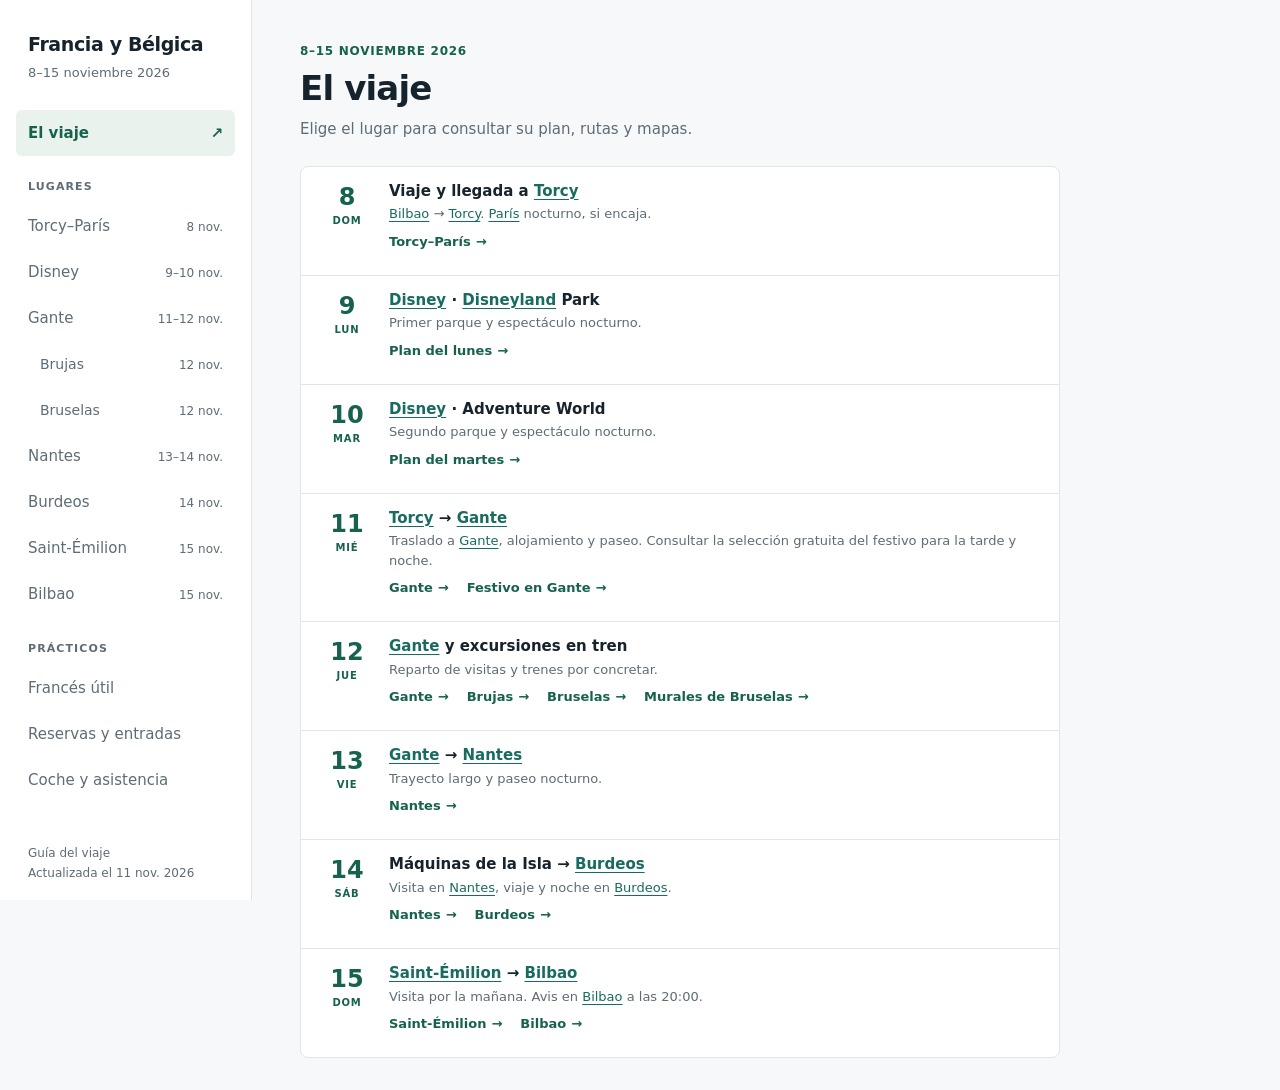
<file: docs/index.html>
<!doctype html>
<html lang="es">
<head>
<meta charset="utf-8"><meta name="viewport" content="width=device-width, initial-scale=1, viewport-fit=cover">
<meta name="theme-color" content="#f7f8fa"><meta name="description" content="Guía del viaje a Francia y Bélgica. 8–15 noviembre 2026. Planes, rutas y mapas por lugar.">
<title>Francia y Bélgica · Guía del viaje</title>
<link rel="icon" type="image/svg+xml" href="assets/favicon.svg"><link rel="stylesheet" href="styles.css?v=2.4">
<script defer src="maps-config.js?v=2.3"></script><script defer src="interactive-maps.js?v=2"></script><script defer src="park-guide.js?v=2"></script><script defer src="app.js?v=3.22"></script><link rel="stylesheet" href="park-guide.css?v=1">
<link rel="stylesheet" href="places-info.css?v=2"><script defer src="places-info.js?v=24"></script></head>
<body>
<a class="skip" href="#contenido">Saltar al contenido</a>
<header class="mobile-header"><button id="menu-button" type="button" aria-label="Abrir menú de lugares" aria-controls="sidebar" aria-expanded="false"><svg viewBox="0 0 24 24" width="22" height="22" aria-hidden="true"><path d="M4 6h16M4 12h16M4 18h16" fill="none" stroke="currentColor" stroke-width="1.8" stroke-linecap="round"/></svg><span>Menú</span></button><a href="#/inicio">Francia y Bélgica</a><span class="header-date">8–15 nov.</span></header>
<button id="scrim" class="scrim" type="button" tabindex="-1" aria-label="Cerrar menú" hidden></button>
<aside id="sidebar" class="sidebar" aria-label="Menú de lugares"><div class="sidebar-head"><a href="#/inicio" class="brand">Francia y Bélgica<span>8–15 noviembre 2026</span></a><button id="close-menu" type="button" aria-label="Cerrar menú">×</button></div><nav id="navigation" aria-label="Lugares del viaje"><a href="#/inicio">El viaje</a></nav><div class="sidebar-foot">Guía del viaje<span>Actualizada el 11 nov. 2026</span></div></aside>
<main id="contenido" tabindex="-1" aria-busy="true"><p class="loading">Cargando la guía del viaje…</p><noscript>Activa JavaScript para consultar los planes, rutas y mapas del viaje.</noscript></main>
</body>
</html>
</file>
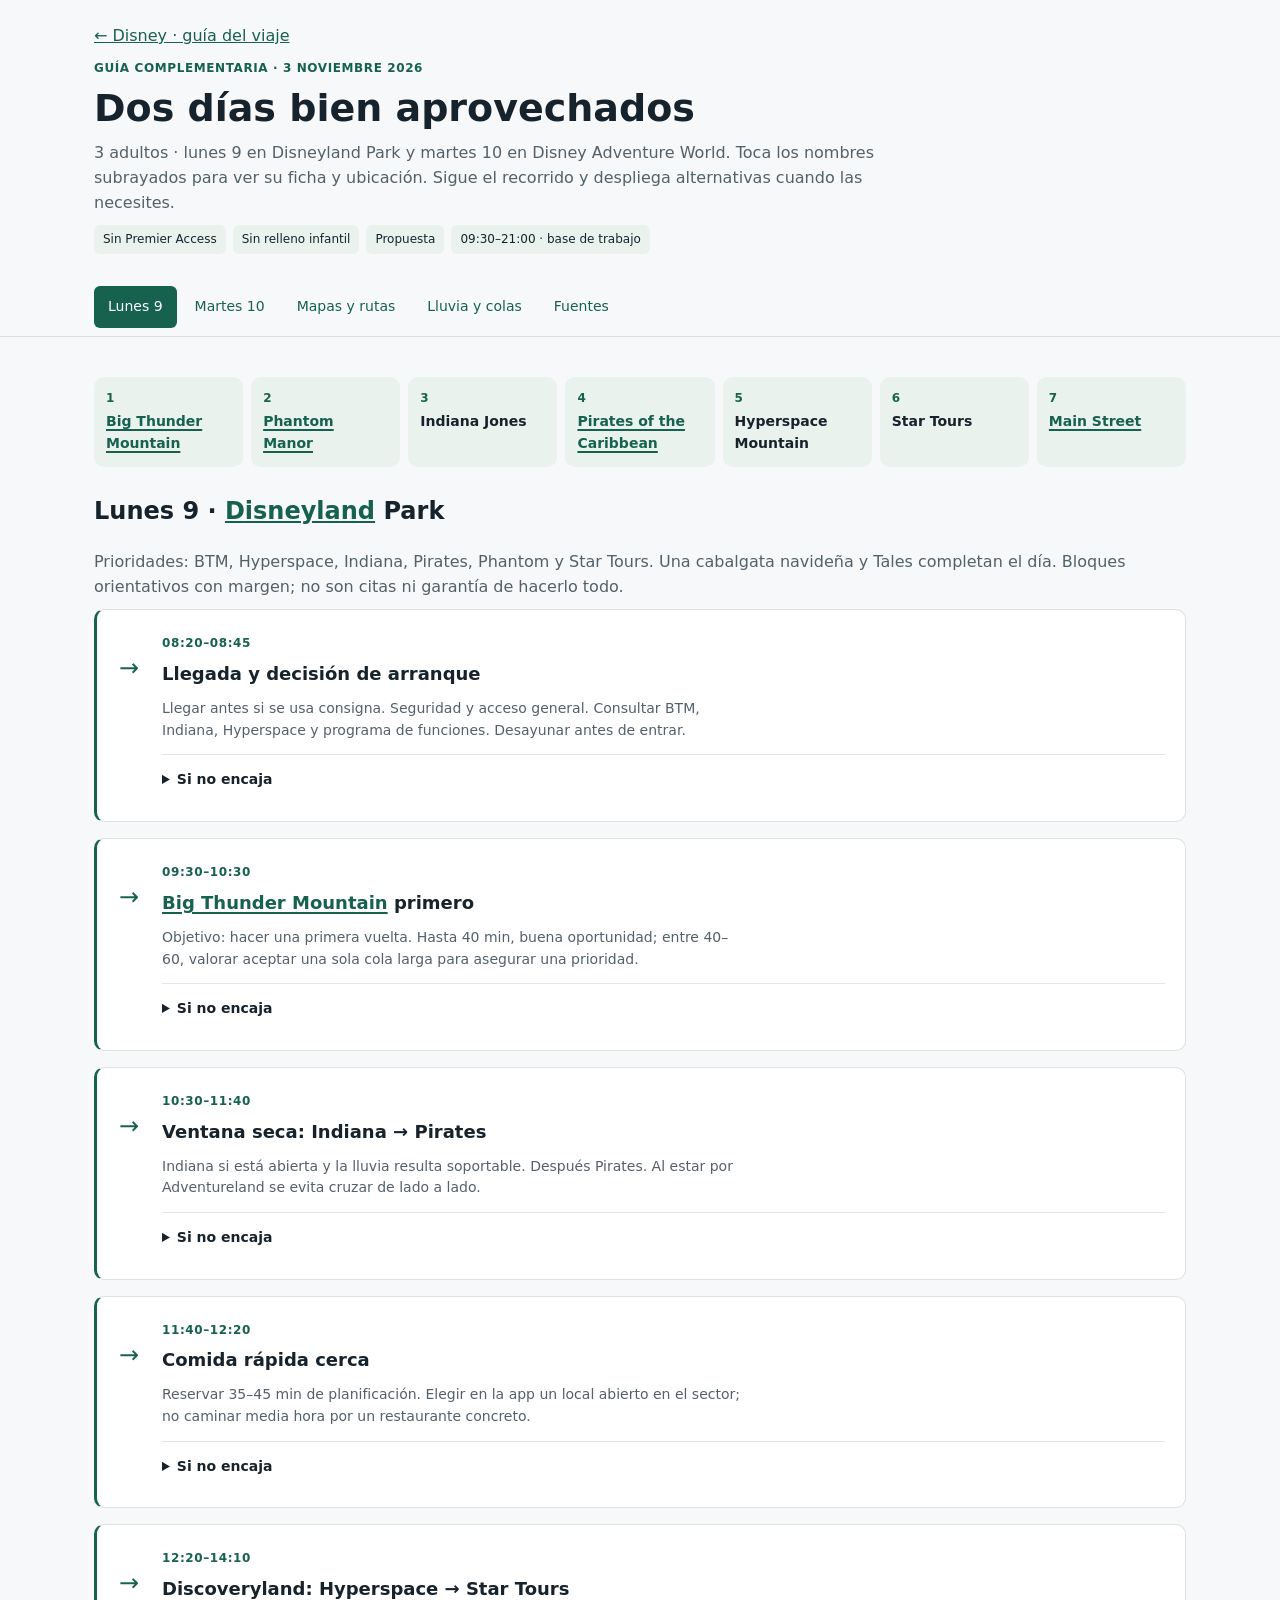
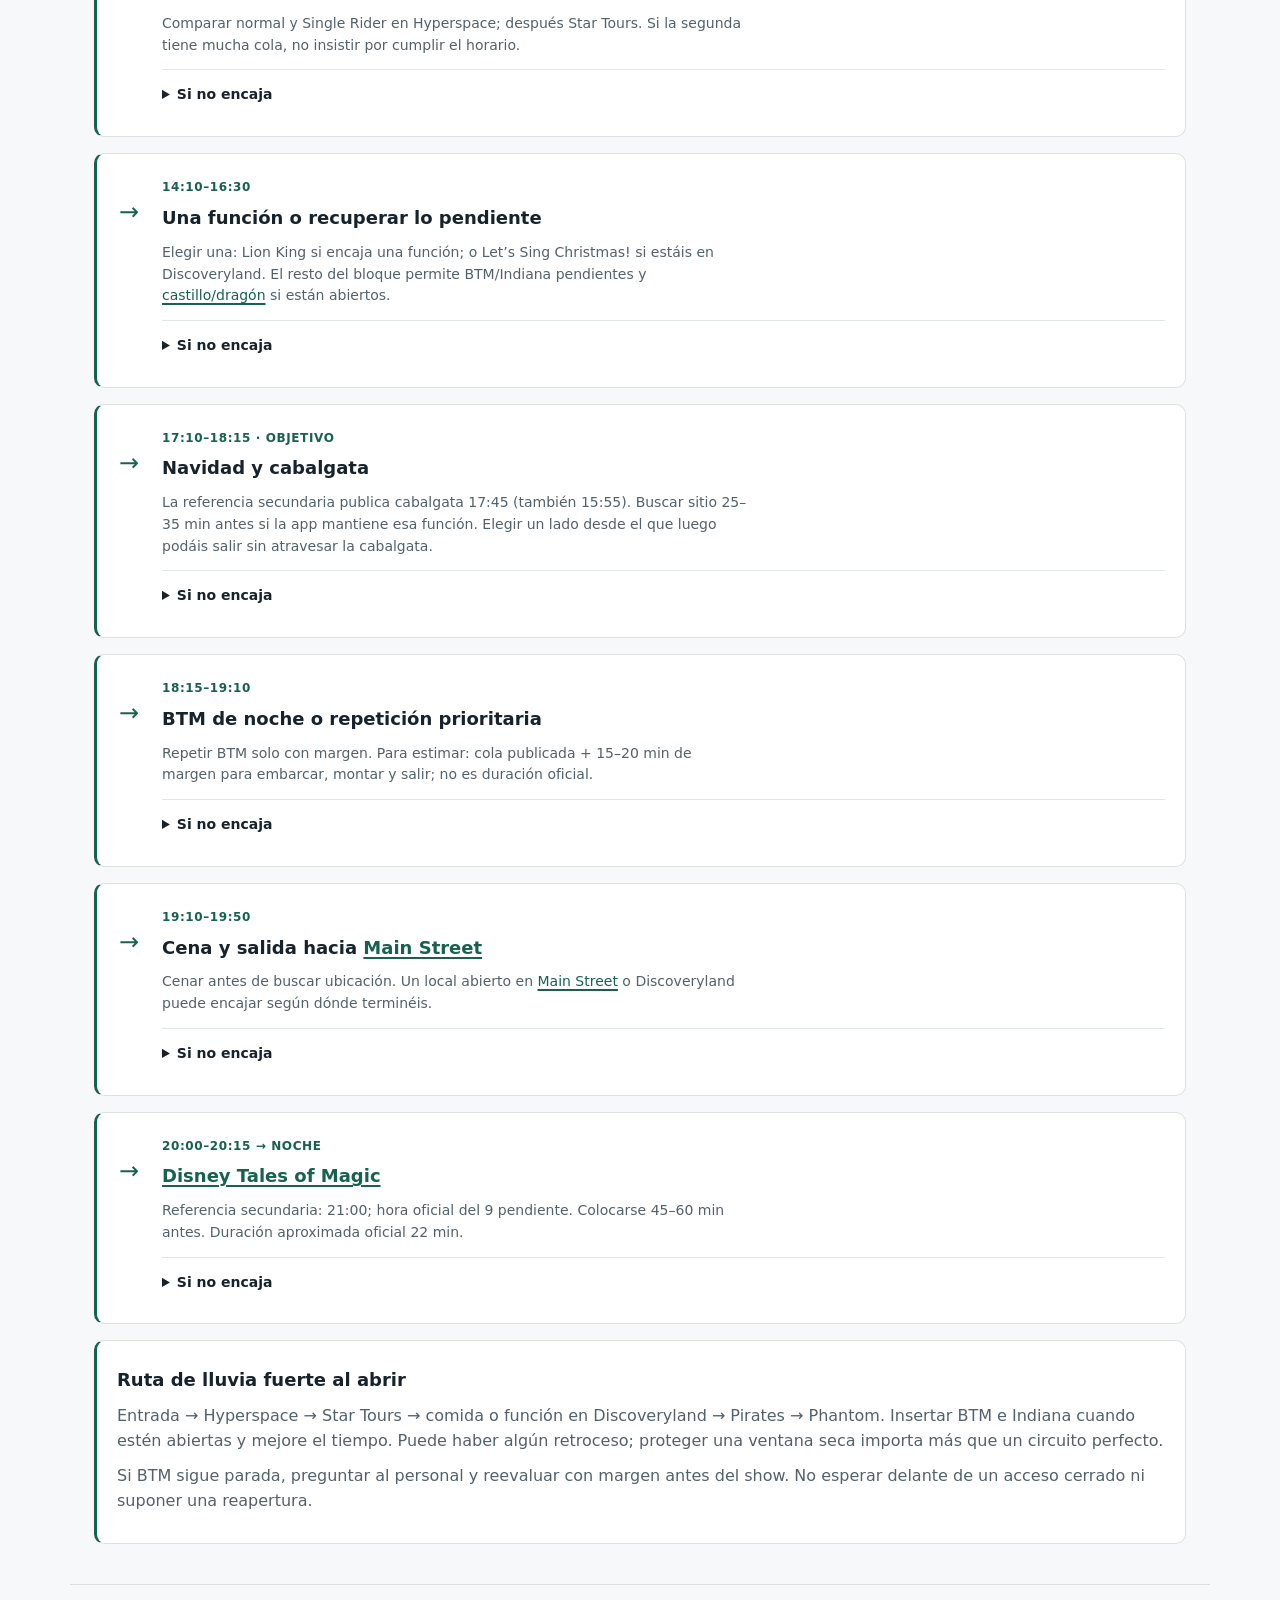
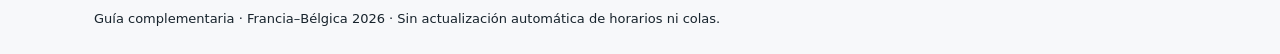
<file: docs/disney-guia-completa.html>
<!doctype html><html lang="es"><head><meta charset="utf-8"><meta name="viewport" content="width=device-width,initial-scale=1"><meta name="theme-color" content="#17614f"><title>Disney · Guía completa para adultos · 9–10 noviembre</title><style>
:root{font-family:system-ui,sans-serif;color:#17232c;background:#f7f8fa;line-height:1.55;--g:#17614f}*{box-sizing:border-box}body{margin:0}a{color:var(--g)}a,button,summary{touch-action:manipulation}a:focus-visible,button:focus-visible,input:focus-visible,select:focus-visible,summary:focus-visible{outline:3px solid #b87919;outline-offset:3px}header,main,footer{max-width:1140px;margin:auto;padding:24px}h1{font-size:clamp(26px,5vw,38px);line-height:1.15;margin:10px 0}h2{font-size:24px}h3{font-size:18px;margin:5px 0}p{margin:10px 0;color:#52616a}.eyebrow{font-size:12px;text-transform:uppercase;letter-spacing:.05em;color:var(--g);font-weight:700}.small{font-size:13px}.lead{max-width:780px}nav{position:sticky;top:0;background:#f7f8faf5;backdrop-filter:blur(8px);border-bottom:1px solid #d9e0de;z-index:3;display:flex;gap:4px;padding:8px max(16px,calc((100vw - 1092px)/2));overflow-x:auto}nav a{white-space:nowrap;padding:10px 14px;text-decoration:none;border-radius:6px;font-size:14px}nav a[aria-current]{background:var(--g);color:white}section[hidden]{display:none}.grid{display:grid;grid-template-columns:1fr 1fr;gap:16px}article,.card{background:white;border:1px solid #dce3df;border-radius:10px;padding:20px;margin-bottom:16px}article{border-left:3px solid var(--g)}.callout{background:#faf1dd;border-left:4px solid #ae7a19;padding:16px;border-radius:7px;margin:16px 0}.pills{display:flex;gap:7px;flex-wrap:wrap}.pill{font-size:12px;background:#eaf2ee;padding:5px 9px;border-radius:6px}details{border-top:1px solid #e1e7e3;margin-top:13px;padding-top:4px}summary{cursor:pointer;font-size:14px;font-weight:650;padding:10px 0}.link{display:block;padding:12px 0;border-bottom:1px solid #e1e7e3;text-decoration:none}.button,button{display:inline-block;border:1px solid var(--g);background:var(--g);color:white;border-radius:6px;text-decoration:none;padding:11px 15px;font:inherit;cursor:pointer}.secondary{background:white;color:var(--g)}.table-scroll{overflow:auto}table{width:100%;border-collapse:collapse;font-size:14px}td,th{padding:12px;text-align:left;border-bottom:1px solid #dce3df;vertical-align:top}th{background:#eaf2ee}label{display:block;margin:10px 0;font-weight:600;font-size:14px}select,input{font:inherit;max-width:100%;padding:10px;border:1px solid #9baaa2;border-radius:5px}input[type=number]{width:100px}#advice{background:#eaf2ee;padding:16px;border-radius:6px}.check{display:flex;gap:12px;align-items:start;font-weight:400;min-height:44px}.check input{margin-top:6px;width:19px;height:19px}svg{width:100%;height:auto}footer{font-size:13px;border-top:1px solid #ddd}.sources li{margin-bottom:16px}img{max-width:100%;height:auto}@media(max-width:700px){header,main,footer{padding:18px}.grid{grid-template-columns:1fr}article,.card{padding:16px}nav{padding:6px 10px}nav a{padding:10px 11px}h2{font-size:21px}}@media print{nav,button{display:none!important}section[hidden]{display:block!important}header,main,footer{max-width:none}article{break-inside:avoid}.grid{display:block}}

.visual-route{display:grid;grid-template-columns:repeat(auto-fit,minmax(135px,1fr));gap:8px;margin:16px 0 26px}.visual-route>div{background:#eaf2ee;padding:12px;border-radius:10px;font-size:14px}.route-index{display:block;color:#17614f;font-size:12px;font-weight:700;margin-bottom:4px}article:has(>.eyebrow){position:relative;padding-left:65px}article:has(>.eyebrow):before{content:'→';position:absolute;left:22px;top:40px;color:#17614f;font-size:24px}article:has(>.eyebrow)>p{font-size:14px;max-width:66ch}details>p{font-size:14px}nav a{text-decoration:none}.map-grid{grid-template-columns:1fr}@media(max-width:700px){.visual-route{grid-template-columns:1fr 1fr}header .lead{font-size:14px}article:has(>.eyebrow){padding-left:44px}article:has(>.eyebrow):before{left:13px}nav{scrollbar-width:none}h1{font-size:28px}.map-grid article{padding:10px}}
</style><link rel="stylesheet" href="places-info.css?v=2"><script defer src="maps-config.js"></script><script defer src="places-info.js?v=3"></script><link rel="stylesheet" href="park-guide.css?v=1"><script defer src="interactive-maps.js?v=2"></script><script defer src="park-guide.js?v=2"></script></head><body><header><a href="./#/disney">← Disney · guía del viaje</a><p class="eyebrow">Guía complementaria · 3 noviembre 2026</p><h1>Dos días bien aprovechados</h1><p class="lead">3 adultos · lunes 9 en Disneyland Park y martes 10 en Disney Adventure World. Toca los nombres subrayados para ver su ficha y ubicación. Sigue el recorrido y despliega alternativas cuando las necesites.</p><div class="pills"><span class="pill">Sin Premier Access</span><span class="pill">Sin relleno infantil</span><span class="pill">Propuesta</span><span class="pill">09:30–21:00 · base de trabajo</span></div></header><nav aria-label="Guía completa"><a href="#lunes">Lunes 9</a><a href="#martes">Martes 10</a><a href="#mapas">Mapas y rutas</a><a href="#criterios">Lluvia y colas</a><a href="#fuentes">Fuentes</a></nav><main><section id="lunes"><div class="visual-route" aria-label="Recorrido del lunes"><div><span class="route-index">1</span><strong>Big Thunder Mountain</strong></div><div><span class="route-index">2</span><strong>Phantom Manor</strong></div><div><span class="route-index">3</span><strong>Indiana Jones</strong></div><div><span class="route-index">4</span><strong>Pirates of the Caribbean</strong></div><div><span class="route-index">5</span><strong>Hyperspace Mountain</strong></div><div><span class="route-index">6</span><strong>Star Tours</strong></div><div><span class="route-index">7</span><strong>Main Street</strong></div></div><h2>Lunes 9 · Disneyland Park</h2><p>Prioridades: BTM, Hyperspace, Indiana, Pirates, Phantom y Star Tours. Una cabalgata navideña y Tales completan el día. Bloques orientativos con margen; no son citas ni garantía de hacerlo todo.</p><article><span class="eyebrow">08:20–08:45</span><h3>Llegada y decisión de arranque</h3><p>Llegar antes si se usa consigna. Seguridad y acceso general. Consultar BTM, Indiana, Hyperspace y programa de funciones. Desayunar antes de entrar.</p><details><summary>Si no encaja</summary><p>Si BTM está operativa y el tiempo permite exteriores, comenzar por Frontierland. Si está cerrada o hay lluvia fuerte, activar ruta de lluvia por Discoveryland.</p></details></article><article><span class="eyebrow">09:30–10:30</span><h3>Big Thunder Mountain primero</h3><p>Objetivo: hacer una primera vuelta. Hasta 40 min, buena oportunidad; entre 40–60, valorar aceptar una sola cola larga para asegurar una prioridad.</p><details><summary>Si no encaja</summary><p>Más de 60 min o avería: Phantom Manor si está a 25 min o menos, y nueva consulta al salir. Si sigue imposible, continuar el circuito; no esperar parado a una reapertura.</p></details></article><article><span class="eyebrow">10:30–11:40</span><h3>Ventana seca: Indiana → Pirates</h3><p>Indiana si está abierta y la lluvia resulta soportable. Después Pirates. Al estar por Adventureland se evita cruzar de lado a lado.</p><details><summary>Si no encaja</summary><p>Si el bloque no cabe, hacer la prioridad disponible y dejar la otra para 14:00–16:00. Lluvia fuerte: Pirates primero; Indiana queda pendiente de una ventana seca.</p></details></article><article><span class="eyebrow">11:40–12:20</span><h3>Comida rápida cerca</h3><p>Reservar 35–45 min de planificación. Elegir en la app un local abierto en el sector; no caminar media hora por un restaurante concreto.</p><details><summary>Si no encaja</summary><p>Si solo hay colas largas de comida, tomar algo breve y desplazar la comida principal a después de las 14:00. No hay reserva en Captain Jack’s.</p></details></article><article><span class="eyebrow">12:20–14:10</span><h3>Discoveryland: Hyperspace → Star Tours</h3><p>Comparar normal y Single Rider en Hyperspace; después Star Tours. Si la segunda tiene mucha cola, no insistir por cumplir el horario.</p><details><summary>Si no encaja</summary><p>Este bloque puede intercambiarse con toda la mañana en caso de lluvia intensa. Mantener los dos sectores completos reduce caminatas.</p></details></article><article><span class="eyebrow">14:10–16:30</span><h3>Una función o recuperar lo pendiente</h3><p>Elegir una: Lion King si encaja una función; o Let’s Sing Christmas! si estáis en Discoveryland. El resto del bloque permite BTM/Indiana pendientes y castillo/dragón si están abiertos.</p><details><summary>Si no encaja</summary><p>Con mucha lluvia elegir teatro y pausa caliente. No encadenar tres funciones si quedan atracciones prioritarias sin hacer.</p></details></article><article><span class="eyebrow">17:10–18:15 · objetivo</span><h3>Navidad y cabalgata</h3><p>La referencia secundaria publica cabalgata 17:45 (también 15:55). Buscar sitio 25–35 min antes si la app mantiene esa función. Elegir un lado desde el que luego podáis salir sin atravesar la cabalgata.</p><details><summary>Si no encaja</summary><p>Si 17:45 cambia o se cancela, conservar pausa/ambientación y recuperar atracciones. El árbol encendido y Main Street siguen mereciendo el paseo; horario del encendido por consultar.</p></details></article><article><span class="eyebrow">18:15–19:10</span><h3>BTM de noche o repetición prioritaria</h3><p>Repetir BTM solo con margen. Para estimar: cola publicada + 15–20 min de margen para embarcar, montar y salir; no es duración oficial.</p><details><summary>Si no encaja</summary><p>Si compromete cena o colocación del show, omitir repetición. Si BTM no se hizo, puede merecer cambiar una parte de Navidad por ella, de forma consciente.</p></details></article><article><span class="eyebrow">19:10–19:50</span><h3>Cena y salida hacia Main Street</h3><p>Cenar antes de buscar ubicación. Un local abierto en Main Street o Discoveryland puede encajar según dónde terminéis.</p><details><summary>Si no encaja</summary><p>No recoger una mochila en una consigna lejana justo antes del show. Abrigo, batería y protección de lluvia con vosotros.</p></details></article><article><span class="eyebrow">20:00–20:15 → noche</span><h3>Disney Tales of Magic</h3><p>Referencia secundaria: 21:00; hora oficial del 9 pendiente. Colocarse 45–60 min antes. Duración aproximada oficial 22 min.</p><details><summary>Si no encaja</summary><p>Con cancelación confirmada: consultar atracciones aún abiertas y servicio de vuelta. No asumir que se pueda reentrar al parque después de su cierre.</p></details></article><article><h3>Ruta de lluvia fuerte al abrir</h3><p>Entrada → Hyperspace → Star Tours → comida o función en Discoveryland → Pirates → Phantom. Insertar BTM e Indiana cuando estén abiertas y mejore el tiempo. Puede haber algún retroceso; proteger una ventana seca importa más que un circuito perfecto.</p><p>Si BTM sigue parada, preguntar al personal y reevaluar con margen antes del show. No esperar delante de un acceso cerrado ni suponer una reapertura.</p></article></section><section id="martes"><div class="visual-route" aria-label="Recorrido del martes"><div><span class="route-index">1</span><strong>Tower of Terror</strong></div><div><span class="route-index">2</span><strong>Flight Force</strong></div><div><span class="route-index">3</span><strong>Ratatouille</strong></div><div><span class="route-index">4</span><strong>Mickey and the Magician</strong></div><div><span class="route-index">5</span><strong>Adventure Way</strong></div><div><span class="route-index">6</span><strong>Arendelle</strong></div><div><span class="route-index">7</span><strong>Adventure Bay</strong></div></div><h2>Martes 10 · Disney Adventure World</h2><p>Tower, Flight Force y Ratatouille primero. Añadir teatro y el lago, sin Frozen Ever After. Si se termina pronto, repetir lo que más os guste con cola favorable.</p><article><span class="eyebrow">08:35–09:30</span><h3>Acceso a Adventure World</h3><p>Seguridad y acceso general; comprobar Tower, Flight Force, Ratatouille y funciones. El paseo hasta el fondo del parque puede esperar.</p><details><summary>Si no encaja</summary><p>No gastar la primera hora en Arendelle: Frozen Ever After está descartada.</p></details></article><article><span class="eyebrow">09:30–10:20</span><h3>Tower of Terror</h3><p>Hasta 30 min, entrar. Entre 30–45, puede compensar asegurar una prioridad. Si marca más o está parada, Flight Force primero.</p><details><summary>Si no encaja</summary><p>Consultar Tower al terminar Flight Force. No dar por hecho que una apertura de las 09:30 empieza con cola vacía.</p></details></article><article><span class="eyebrow">10:20–11:40</span><h3>Flight Force → Ratatouille</h3><p>Usar Single Rider solo si mejora la espera. Si Ratatouille tiene una cola alta, moverla a última tarde y preservar tiempo para los teatros.</p><details><summary>Si no encaja</summary><p>No repetir Flight Force ahora si no se han hecho las otras prioridades. Si el orden real se invierte por Tower, continuar por el sector más cercano.</p></details></article><article><span class="eyebrow">11:40–12:25</span><h3>Comida rápida</h3><p>Stark Factory si está abierto y encaja con la zona; consultar carta y horario en app. Si ya estáis en Rémy, elegir local abierto cercano.</p><details><summary>Si no encaja</summary><p>Chez Rémy y PYM no están reservados: una comida de mesa/buffet puede ocupar 75–90 min de planificación y sustituir una función.</p></details></article><article><span class="eyebrow">12:30–15:15</span><h3>Teatros de adultos y pausa seca</h3><p>Objetivo una función de Mickey and the Magician y, si encaja, TOGETHER. Referencias secundarias útiles: Mickey 14:05; TOGETHER 15:40. Son opciones a confirmar, no compromisos.</p><details><summary>Si no encaja</summary><p>Llegar 25–35 min antes; con lluvia puede llenarse antes. Si no entráis, tomar la siguiente función sin hacer cola indefinida. Elegir solo uno si faltan atracciones.</p></details></article><article><span class="eyebrow">15:15–17:00</span><h3>Adventure Way y Arendelle</h3><p>Paseo por jardines y lago durante una ventana seca. Ambientación navideña de Arendelle sin entrar en Frozen Ever After.</p><details><summary>Si no encaja</summary><p>Si llueve fuerte, cambiar por TOGETHER, repetir interior cercano o una pausa caliente. El paseo no obliga a dar una vuelta completa al lago.</p></details></article><article><span class="eyebrow">17:00–18:40</span><h3>Recuperaciones y repeticiones</h3><p>Tower, Flight Force o Ratatouille según pendientes. Solo considerar otro parque si ya se completaron las prioridades aquí y hay un objetivo concreto.</p><details><summary>Si no encaja</summary><p>Para cruce reservar 45–60 min solo para salir, caminar y volver a entrar, más cola y atracción. Preferencia de esta guía: permanecer en Adventure World.</p></details></article><article><span class="eyebrow">18:40–19:25</span><h3>Cena temprana</h3><p>Después empezar el paseo al lago. Última revisión de hora y posible adaptación/cancelación por viento.</p><details><summary>Si no encaja</summary><p>No esperar a las 20:00 para pedir comida si queréis buena ubicación en el lago.</p></details></article><article><span class="eyebrow">19:50–20:05 → noche</span><h3>Disney Cascade of Lights</h3><p>Referencia secundaria: 20:50, NO 21:00 como en la hipótesis antigua; pendiente de app para el 10. Duración oficial aproximada 16 min.</p><details><summary>Si no encaja</summary><p>No intentar ver también Tales. Si el horario real cambia, desplazar cena y colocación; la hora de cierre del parque no demuestra la hora del show.</p></details></article><article><h3>Si sobra tiempo</h3><p>Elegir una repetición de vuestra favorita, TOGETHER si aún no se hizo y tiene función, o un paseo por Arendelle con luz y después iluminada. Si no os interesa el teatro, dedicar ese bloque a Tower/Flight Force. Evitar cambiar de parque sin una prioridad concreta pendiente.</p></article></section><section id="mapas"><h2>Recorridos visuales y navegación</h2><p>Esquemas nuevos para orientarse por zonas y orden de visita, con enlaces de Google por etapas. Los planos anteriores se conservan debajo; sirven de base más detallada.</p><div class="grid map-grid"><article><h3>Lunes · circuito base</h3><svg viewBox="0 0 700 715" role="img" aria-label="Esquema del día 1, orden entre zonas sin escala"><defs><marker id="arrow1" viewBox="0 0 10 10" refX="9" refY="5" markerWidth="5" markerHeight="5" orient="auto"><path d="M0 0L10 5L0 10Z" fill="#17614f"/></marker></defs><rect width="700" height="715" rx="20" fill="#f7f8fa"/><rect x="40" y="340" width="230" height="240" rx="25" fill="#f2e5d3"/><text x="50" y="365" fill="#56656d" font-size="15">Frontierland</text><rect x="40" y="85" width="270" height="235" rx="25" fill="#e0eee0"/><text x="50" y="110" fill="#56656d" font-size="15">Adventureland</text><rect x="330" y="85" width="180" height="170" rx="25" fill="#eee3f4"/><text x="340" y="110" fill="#56656d" font-size="15">Fantasyland</text><rect x="435" y="270" width="220" height="200" rx="25" fill="#dfeaf6"/><text x="445" y="295" fill="#56656d" font-size="15">Discoveryland</text><path d="M340 650L170 400" stroke="#17614f" stroke-width="4" fill="none" opacity=".65" marker-end="url(#arrow1)"/><path d="M170 400L100 520" stroke="#17614f" stroke-width="4" fill="none" opacity=".65" marker-end="url(#arrow1)"/><path d="M100 520L100 220" stroke="#17614f" stroke-width="4" fill="none" opacity=".65" marker-end="url(#arrow1)"/><path d="M100 220L260 130" stroke="#17614f" stroke-width="4" fill="none" opacity=".65" marker-end="url(#arrow1)"/><path d="M260 130L550 370" stroke="#17614f" stroke-width="4" fill="none" opacity=".65" marker-end="url(#arrow1)"/><path d="M550 370L550 220" stroke="#17614f" stroke-width="4" fill="none" opacity=".65" marker-end="url(#arrow1)"/><path d="M550 220L340 490" stroke="#17614f" stroke-width="4" fill="none" opacity=".65" marker-end="url(#arrow1)"/><a href="https://www.google.com/maps/search/?api=1&amp;query=Entrada%2C+Disneyland+Paris" target="_blank" rel="noopener"><circle cx="340" cy="650" r="19" fill="#17614f"/><text x="340" y="656" text-anchor="middle" fill="white" font-size="18">E</text><rect x="260" y="674" width="160" height="25" rx="5" fill="white"/><text x="340" y="691" text-anchor="middle" font-size="14" fill="#17232c">Entrada</text></a><a href="https://www.google.com/maps/search/?api=1&amp;query=Big+Thunder+Mountain%2C+Disneyland+Paris" target="_blank" rel="noopener"><circle cx="170" cy="400" r="19" fill="#17614f"/><text x="170" y="406" text-anchor="middle" fill="white" font-size="18">1</text><rect x="90" y="424" width="160" height="25" rx="5" fill="white"/><text x="170" y="441" text-anchor="middle" font-size="14" fill="#17232c">Big Thunder</text></a><a href="https://www.google.com/maps/search/?api=1&amp;query=Phantom+Manor%2C+Disneyland+Paris" target="_blank" rel="noopener"><circle cx="100" cy="520" r="19" fill="#17614f"/><text x="100" y="526" text-anchor="middle" fill="white" font-size="18">2</text><rect x="20" y="544" width="160" height="25" rx="5" fill="white"/><text x="100" y="561" text-anchor="middle" font-size="14" fill="#17232c">Phantom Manor</text></a><a href="https://www.google.com/maps/search/?api=1&amp;query=Indiana+Jones+and+the+Temple+of+Peril%2C+Disneyland+Paris" target="_blank" rel="noopener"><circle cx="100" cy="220" r="19" fill="#17614f"/><text x="100" y="226" text-anchor="middle" fill="white" font-size="18">3</text><rect x="20" y="244" width="160" height="25" rx="5" fill="white"/><text x="100" y="261" text-anchor="middle" font-size="14" fill="#17232c">Indiana Jones</text></a><a href="https://www.google.com/maps/search/?api=1&amp;query=Pirates+of+the+Caribbean%2C+Disneyland+Paris" target="_blank" rel="noopener"><circle cx="260" cy="130" r="19" fill="#17614f"/><text x="260" y="136" text-anchor="middle" fill="white" font-size="18">4</text><rect x="180" y="154" width="160" height="25" rx="5" fill="white"/><text x="260" y="171" text-anchor="middle" font-size="14" fill="#17232c">Pirates</text></a><a href="https://www.google.com/maps/search/?api=1&amp;query=Star+Wars+Hyperspace+Mountain%2C+Disneyland+Paris" target="_blank" rel="noopener"><circle cx="550" cy="370" r="19" fill="#17614f"/><text x="550" y="376" text-anchor="middle" fill="white" font-size="18">5</text><rect x="470" y="394" width="160" height="25" rx="5" fill="white"/><text x="550" y="411" text-anchor="middle" font-size="14" fill="#17232c">Hyperspace</text></a><a href="https://www.google.com/maps/search/?api=1&amp;query=Star+Tours%2C+Disneyland+Paris" target="_blank" rel="noopener"><circle cx="550" cy="220" r="19" fill="#17614f"/><text x="550" y="226" text-anchor="middle" fill="white" font-size="18">6</text><rect x="470" y="244" width="160" height="25" rx="5" fill="white"/><text x="550" y="261" text-anchor="middle" font-size="14" fill="#17232c">Star Tours</text></a><a href="https://www.google.com/maps/search/?api=1&amp;query=Central+Plaza%2C+Disneyland+Paris" target="_blank" rel="noopener"><circle cx="340" cy="490" r="19" fill="#17614f"/><text x="340" y="496" text-anchor="middle" fill="white" font-size="18">7</text><rect x="260" y="514" width="160" height="25" rx="5" fill="white"/><text x="340" y="531" text-anchor="middle" font-size="14" fill="#17232c">Main Street / show</text></a></svg><p class="small">Esquema propio de disposición aproximada y sin escala. Las líneas indican el orden entre zonas, no caminos ni entradas de cola. Toca los puntos para localizarlos.</p><details><summary>Etapas a pie en Google Maps</summary><a class="link" href="https://www.google.com/maps/dir/?api=1&amp;origin=Entrada%2C+Disneyland+Paris&amp;destination=Big+Thunder+Mountain%2C+Disneyland+Paris&amp;travelmode=walking" target="_blank" rel="noopener">Entrada → Big Thunder ↗</a><a class="link" href="https://www.google.com/maps/dir/?api=1&amp;origin=Big+Thunder+Mountain%2C+Disneyland+Paris&amp;destination=Phantom+Manor%2C+Disneyland+Paris&amp;travelmode=walking" target="_blank" rel="noopener">Big Thunder → Phantom Manor ↗</a><a class="link" href="https://www.google.com/maps/dir/?api=1&amp;origin=Phantom+Manor%2C+Disneyland+Paris&amp;destination=Indiana+Jones+and+the+Temple+of+Peril%2C+Disneyland+Paris&amp;travelmode=walking" target="_blank" rel="noopener">Phantom Manor → Indiana Jones ↗</a><a class="link" href="https://www.google.com/maps/dir/?api=1&amp;origin=Indiana+Jones+and+the+Temple+of+Peril%2C+Disneyland+Paris&amp;destination=Pirates+of+the+Caribbean%2C+Disneyland+Paris&amp;travelmode=walking" target="_blank" rel="noopener">Indiana Jones → Pirates ↗</a><a class="link" href="https://www.google.com/maps/dir/?api=1&amp;origin=Pirates+of+the+Caribbean%2C+Disneyland+Paris&amp;destination=Star+Wars+Hyperspace+Mountain%2C+Disneyland+Paris&amp;travelmode=walking" target="_blank" rel="noopener">Pirates → Hyperspace ↗</a><a class="link" href="https://www.google.com/maps/dir/?api=1&amp;origin=Star+Wars+Hyperspace+Mountain%2C+Disneyland+Paris&amp;destination=Star+Tours%2C+Disneyland+Paris&amp;travelmode=walking" target="_blank" rel="noopener">Hyperspace → Star Tours ↗</a><a class="link" href="https://www.google.com/maps/dir/?api=1&amp;origin=Star+Tours%2C+Disneyland+Paris&amp;destination=Central+Plaza%2C+Disneyland+Paris&amp;travelmode=walking" target="_blank" rel="noopener">Star Tours → Main Street / show ↗</a><p>Google puede desconocer senderos y entradas internos. Si propone rodeos, salir del parque o pasos cerrados, seguir app oficial y señalización.</p></details></article><article><h3>Martes · circuito base</h3><svg viewBox="0 0 700 715" role="img" aria-label="Esquema del día 2, orden entre zonas sin escala"><defs><marker id="arrow2" viewBox="0 0 10 10" refX="9" refY="5" markerWidth="5" markerHeight="5" orient="auto"><path d="M0 0L10 5L0 10Z" fill="#17614f"/></marker></defs><rect width="700" height="715" rx="20" fill="#f7f8fa"/><rect x="40" y="330" width="210" height="150" rx="25" fill="#e0eee0"/><text x="50" y="355" fill="#56656d" font-size="15">Avengers Campus</text><rect x="55" y="175" width="225" height="145" rx="25" fill="#f2e5d3"/><text x="65" y="200" fill="#56656d" font-size="15">Worlds of Pixar</text><rect x="255" y="385" width="360" height="205" rx="25" fill="#eee3f4"/><text x="265" y="410" fill="#56656d" font-size="15">World Premiere</text><rect x="290" y="145" width="230" height="155" rx="25" fill="#dfeaf6"/><text x="300" y="170" fill="#56656d" font-size="15">Adventure Bay</text><path d="M340 650L300 440" stroke="#17614f" stroke-width="4" fill="none" opacity=".65" marker-end="url(#arrow2)"/><path d="M300 440L120 400" stroke="#17614f" stroke-width="4" fill="none" opacity=".65" marker-end="url(#arrow2)"/><path d="M120 400L170 250" stroke="#17614f" stroke-width="4" fill="none" opacity=".65" marker-end="url(#arrow2)"/><path d="M170 250L530 530" stroke="#17614f" stroke-width="4" fill="none" opacity=".65" marker-end="url(#arrow2)"/><path d="M530 530L350 330" stroke="#17614f" stroke-width="4" fill="none" opacity=".65" marker-end="url(#arrow2)"/><path d="M350 330L350 85" stroke="#17614f" stroke-width="4" fill="none" opacity=".65" marker-end="url(#arrow2)"/><path d="M350 85L360 215" stroke="#17614f" stroke-width="4" fill="none" opacity=".65" marker-end="url(#arrow2)"/><a href="https://www.google.com/maps/search/?api=1&amp;query=Disney+Adventure+World+entrance%2C+Disneyland+Paris" target="_blank" rel="noopener"><circle cx="340" cy="650" r="19" fill="#17614f"/><text x="340" y="656" text-anchor="middle" fill="white" font-size="18">E</text><rect x="260" y="674" width="160" height="25" rx="5" fill="white"/><text x="340" y="691" text-anchor="middle" font-size="14" fill="#17232c">Entrada</text></a><a href="https://www.google.com/maps/search/?api=1&amp;query=The+Twilight+Zone+Tower+of+Terror%2C+Disneyland+Paris" target="_blank" rel="noopener"><circle cx="300" cy="440" r="19" fill="#17614f"/><text x="300" y="446" text-anchor="middle" fill="white" font-size="18">1</text><rect x="220" y="464" width="160" height="25" rx="5" fill="white"/><text x="300" y="481" text-anchor="middle" font-size="14" fill="#17232c">Tower</text></a><a href="https://www.google.com/maps/search/?api=1&amp;query=Avengers+Assemble+Flight+Force%2C+Disneyland+Paris" target="_blank" rel="noopener"><circle cx="120" cy="400" r="19" fill="#17614f"/><text x="120" y="406" text-anchor="middle" fill="white" font-size="18">2</text><rect x="40" y="424" width="160" height="25" rx="5" fill="white"/><text x="120" y="441" text-anchor="middle" font-size="14" fill="#17232c">Flight Force</text></a><a href="https://www.google.com/maps/search/?api=1&amp;query=Ratatouille+The+Adventure%2C+Disneyland+Paris" target="_blank" rel="noopener"><circle cx="170" cy="250" r="19" fill="#17614f"/><text x="170" y="256" text-anchor="middle" fill="white" font-size="18">3</text><rect x="90" y="274" width="160" height="25" rx="5" fill="white"/><text x="170" y="291" text-anchor="middle" font-size="14" fill="#17232c">Ratatouille</text></a><a href="https://www.google.com/maps/search/?api=1&amp;query=Animagique+Theater%2C+Disneyland+Paris" target="_blank" rel="noopener"><circle cx="530" cy="530" r="19" fill="#17614f"/><text x="530" y="536" text-anchor="middle" fill="white" font-size="18">4</text><rect x="450" y="554" width="160" height="25" rx="5" fill="white"/><text x="530" y="571" text-anchor="middle" font-size="14" fill="#17232c">Mickey / teatro</text></a><a href="https://www.google.com/maps/search/?api=1&amp;query=Adventure+Way%2C+Disneyland+Paris" target="_blank" rel="noopener"><circle cx="350" cy="330" r="19" fill="#17614f"/><text x="350" y="336" text-anchor="middle" fill="white" font-size="18">5</text><rect x="270" y="354" width="160" height="25" rx="5" fill="white"/><text x="350" y="371" text-anchor="middle" font-size="14" fill="#17232c">Adventure Way</text></a><a href="https://www.google.com/maps/search/?api=1&amp;query=World+of+Frozen+Arendelle%2C+Disneyland+Paris" target="_blank" rel="noopener"><circle cx="350" cy="85" r="19" fill="#17614f"/><text x="350" y="91" text-anchor="middle" fill="white" font-size="18">6</text><rect x="270" y="109" width="160" height="25" rx="5" fill="white"/><text x="350" y="126" text-anchor="middle" font-size="14" fill="#17232c">Arendelle</text></a><a href="https://www.google.com/maps/search/?api=1&amp;query=Adventure+Bay%2C+Disneyland+Paris" target="_blank" rel="noopener"><circle cx="360" cy="215" r="19" fill="#17614f"/><text x="360" y="221" text-anchor="middle" fill="white" font-size="18">7</text><rect x="280" y="239" width="160" height="25" rx="5" fill="white"/><text x="360" y="256" text-anchor="middle" font-size="14" fill="#17232c">Lago / show</text></a></svg><p class="small">Esquema propio de disposición aproximada y sin escala. Las líneas indican el orden entre zonas, no caminos ni entradas de cola. Toca los puntos para localizarlos.</p><details><summary>Etapas a pie en Google Maps</summary><a class="link" href="https://www.google.com/maps/dir/?api=1&amp;origin=Disney+Adventure+World+entrance%2C+Disneyland+Paris&amp;destination=The+Twilight+Zone+Tower+of+Terror%2C+Disneyland+Paris&amp;travelmode=walking" target="_blank" rel="noopener">Entrada → Tower ↗</a><a class="link" href="https://www.google.com/maps/dir/?api=1&amp;origin=The+Twilight+Zone+Tower+of+Terror%2C+Disneyland+Paris&amp;destination=Avengers+Assemble+Flight+Force%2C+Disneyland+Paris&amp;travelmode=walking" target="_blank" rel="noopener">Tower → Flight Force ↗</a><a class="link" href="https://www.google.com/maps/dir/?api=1&amp;origin=Avengers+Assemble+Flight+Force%2C+Disneyland+Paris&amp;destination=Ratatouille+The+Adventure%2C+Disneyland+Paris&amp;travelmode=walking" target="_blank" rel="noopener">Flight Force → Ratatouille ↗</a><a class="link" href="https://www.google.com/maps/dir/?api=1&amp;origin=Ratatouille+The+Adventure%2C+Disneyland+Paris&amp;destination=Animagique+Theater%2C+Disneyland+Paris&amp;travelmode=walking" target="_blank" rel="noopener">Ratatouille → Mickey / teatro ↗</a><a class="link" href="https://www.google.com/maps/dir/?api=1&amp;origin=Animagique+Theater%2C+Disneyland+Paris&amp;destination=Adventure+Way%2C+Disneyland+Paris&amp;travelmode=walking" target="_blank" rel="noopener">Mickey / teatro → Adventure Way ↗</a><a class="link" href="https://www.google.com/maps/dir/?api=1&amp;origin=Adventure+Way%2C+Disneyland+Paris&amp;destination=World+of+Frozen+Arendelle%2C+Disneyland+Paris&amp;travelmode=walking" target="_blank" rel="noopener">Adventure Way → Arendelle ↗</a><a class="link" href="https://www.google.com/maps/dir/?api=1&amp;origin=World+of+Frozen+Arendelle%2C+Disneyland+Paris&amp;destination=Adventure+Bay%2C+Disneyland+Paris&amp;travelmode=walking" target="_blank" rel="noopener">Arendelle → Lago / show ↗</a><p>Google puede desconocer senderos y entradas internos. Si propone rodeos, salir del parque o pasos cerrados, seguir app oficial y señalización.</p></details></article></div><div class="grid"><article><h3>Plano anterior · Disneyland</h3><a href="assets/planos/disneyland-9.jpg" target="_blank" rel="noopener"><img src="assets/planos/disneyland-9.jpg" alt="Plano anterior · Disneyland, recorrido numerado" loading="lazy"></a></article><article><h3>Plano anterior · Adventure World</h3><a href="assets/planos/adventure-10.jpg" target="_blank" rel="noopener"><img src="assets/planos/adventure-10.jpg" alt="Plano anterior · Adventure World, recorrido numerado" loading="lazy"></a></article></div><p>Los planos anteriores conservan atribución © Disney / JulieEars. El folleto PDF retirado no se reincorpora. Para senderos y accesos reales, utilizar el mapa de la app oficial y los carteles.</p></section><section id="criterios"><h2>Elegir bien con lluvia, colas y Navidad</h2><article><h3>Estos dos días</h3><p>Consulta meteorológica del 3/11 para Chessy, Seine-et-Marne: lunes con lluvia/llovizna por la mañana y unos 10–11 °C; martes con mejoría y unos 9–13 °C. Tendencia, no horario de lluvia garantizado: revisar 24–48 h antes y al salir.</p><p>Son lunes y martes, pero ya es Navidad y el 11 es festivo francés. No asumir parque vacío. Las colas históricas aconsejan proteger apertura y tarde; una media no predice vuestra espera y Extra Magic Time no está incluido en vuestras reservas.</p></article><article><h3>Reglas de decisión</h3><ol><li>Primera vuelta a las prioridades antes de repetir.</li><li>Revisar la app al salir, al comer y antes de cambiar de zona; no vivir pendientes de ella.</li><li>No andar 20 min por ahorrar 10 de cola.</li><li>Single Rider solo si está operativo y compensa; aceptar montar separados. No promete un ahorro fijo.</li><li>Cola + margen de experiencia/salida + paseo debe caber antes de vuestra hora de llegada al show.</li><li>Ante avería, hacer otra cosa cerca; no esperar a una reapertura incierta.</li></ol></article><div class="card table-scroll"><h3>Umbrales del grupo, no esperas previstas</h3><table><thead><tr><th>Atracción</th><th>Buena oportunidad</th><th>Primera vuelta: valorar hasta</th><th>Exposición</th></tr></thead><tbody><tr><td>Big Thunder Mountain</td><td>≤ 40 min</td><td>60 min</td><td>Exterior</td></tr><tr><td>Phantom Manor</td><td>≤ 25 min</td><td>35 min</td><td>Interior</td></tr><tr><td>Indiana Jones and the Temple of Peril</td><td>≤ 25 min</td><td>40 min</td><td>Exterior</td></tr><tr><td>Pirates of the Caribbean</td><td>≤ 25 min</td><td>40 min</td><td>Interior</td></tr><tr><td>Star Wars Hyperspace Mountain</td><td>≤ 30 min</td><td>45 min</td><td>Mayormente interior</td></tr><tr><td>Star Tours: The Adventures Continue</td><td>≤ 20 min</td><td>30 min</td><td>Interior</td></tr><tr><td>The Twilight Zone Tower of Terror</td><td>≤ 30 min</td><td>45 min</td><td>Interior</td></tr><tr><td>Avengers Assemble: Flight Force</td><td>≤ 25 min</td><td>40 min</td><td>Interior</td></tr><tr><td>Ratatouille: The Adventure</td><td>≤ 25 min</td><td>40 min</td><td>Interior</td></tr></tbody></table><p>Para repetir, usar el umbral corto. BTM puede justificar una primera cola de 40–60 min: no posponerla todo el día esperando 20 min.</p></div><div class="grid"><article><h3>Big Thunder Mountain</h3><span class="eyebrow">Frontierland · Exterior</span><p>Montaña rusa minera: prioridad alta y candidata a repetir de noche. La lluvia intensa o el viento pueden interrumpirla.</p><details><summary>Alternativa si hay cola</summary><p>Phantom Manor si sigue abierta; volver a mirar BTM al salir.</p><p>No dejar la primera vuelta para el último tramo de la noche.</p></details></article><article><h3>Phantom Manor</h3><span class="eyebrow">Frontierland · Interior</span><p>Recorrido oscuro de mansión encantada, sin buscar sensaciones de montaña rusa. Buen refugio; parte del acceso puede quedar al aire libre.</p><details><summary>Alternativa si hay cola</summary><p>Pirates si está abierta y compensa el desplazamiento por Adventureland.</p><p>Hacerla después de BTM si queda cerca y tiene poca cola.</p></details></article><article><h3>Indiana Jones and the Temple of Peril</h3><span class="eyebrow">Adventureland · Exterior</span><p>Montaña rusa corta con inversión. Prioridad para una ventana seca, sin reservarle una hora si ya hay cola larga.</p><details><summary>Alternativa si hay cola</summary><p>Pirates; volver a Indiana con una mejora real.</p><p>Consultar el acceso Single Rider operativo; no asumir que siempre está abierto.</p></details></article><article><h3>Pirates of the Caribbean</h3><span class="eyebrow">Adventureland · Interior</span><p>Paseo en barca de ambientación pirata, con pequeñas bajadas. Es una experiencia para adultos también; se conserva del HTML.</p><details><summary>Alternativa si hay cola</summary><p>Indiana si hay ventana seca y cola baja.</p><p>Interior de la atracción; acceso y trayecto hasta ella no totalmente cubiertos.</p></details></article><article><h3>Star Wars Hyperspace Mountain</h3><span class="eyebrow">Discoveryland · Mayormente interior</span><p>Montaña rusa lanzada con inversiones. Una de las prioridades de sensaciones; comparar normal y Single Rider.</p><details><summary>Alternativa si hay cola</summary><p>Star Tours, sin cambiar de zona.</p><p>Con normal corta suele compensar montar juntos; Single Rider no asegura ahorro.</p></details></article><article><h3>Star Tours: The Adventures Continue</h3><span class="eyebrow">Discoveryland · Interior</span><p>Simulador de Star Wars; buen complemento junto a Hyperspace. Puede marear más que otras experiencias.</p><details><summary>Alternativa si hay cola</summary><p>Hyperspace o función disponible de Let’s Sing Christmas! en Videopolis.</p><p>No cruzar todo el parque solo para repetirla.</p></details></article><article><h3>The Twilight Zone Tower of Terror</h3><span class="eyebrow">World Premiere Plaza · Interior</span><p>Torre de caídas con ambientación y secuencias de ascensor. Primera prioridad del martes.</p><details><summary>Alternativa si hay cola</summary><p>Flight Force y reevaluar Tower antes de comer o al final de la tarde.</p><p>Una cola de apertura ya larga puede ser acumulación de Extra Magic Time.</p></details></article><article><h3>Avengers Assemble: Flight Force</h3><span class="eyebrow">Avengers Campus · Interior</span><p>Montaña rusa lanzada con inversiones. Hacer una vuelta y reservar repeticiones para una cola favorable.</p><details><summary>Alternativa si hay cola</summary><p>Ratatouille o TOGETHER según hora y cercanía.</p><p>Single Rider documentado; confirmar funcionamiento y espera en el acceso.</p></details></article><article><h3>Ratatouille: The Adventure</h3><span class="eyebrow">Worlds of Pixar · Interior</span><p>Aventura inmersiva de Rémy, sin sensaciones de montaña rusa. Mantenerla por ambientación y variedad, aunque sea familiar.</p><details><summary>Alternativa si hay cola</summary><p>Flight Force o teatro; no quedarse bloqueados al mediodía.</p><p>Comparar Single Rider. Si la normal es corta, mantener el grupo.</p></details></article></div><article><h3>Refugios por sectores</h3><p><strong>Frontierland:</strong> Phantom y Lion King si hay función; BTM en una mejora. <strong>Adventureland:</strong> Pirates. <strong>Discoveryland:</strong> Hyperspace y Star Tours, Videopolis según programa. <strong>Adventure World:</strong> Tower, Flight Force, Ratatouille y teatros.</p><p>Interior no significa que la cola o el traslado sean cubiertos. Liberty y Discovery Arcade ayudan a cruzar parte de Main Street. Adventure Way, lago y Arendelle son paseos expuestos: hacerlos con mejora del tiempo. Disney puede suspender atracciones o efectos por lluvia intensa/viento.</p></article><article><h3>Navidad y espectáculos elegidos</h3><p>Priorizar una cabalgata al anochecer y un nocturno por día. Lion King, Mickey and the Magician y TOGETHER se eligen por producción musical y pausa cubierta, no como relleno infantil. Let’s Sing Christmas! es opcional si interesa y encaja en Discoveryland.</p><p>Referencia secundaria: cabalgata el 9 a las 15:55 o 17:45; Let’s Sing Christmas! los días 9–10 a las 14:35, 15:35 y 18:10. Mickey 14:05 y TOGETHER 15:40 son candidatos del martes, siempre sujetos a app. No fijamos hora de encendido del árbol sin programa verificable.</p><p>Llegar 25–35 min antes al teatro; la lluvia puede aumentar la demanda y no hay garantía de acceso. Si no entráis, elegir otra sesión o atracción interior. Si se cancela el nocturno, consultar atracciones aún abiertas y el regreso; no presuponer reapertura de accesos.</p></article><article><h3>Comer sin perder media tarde</h3><p>Objetivo comida rápida 11:40–12:20 y cena antes de 19:30. Estimar 35–45 min, ampliándolo con colas. Elegir un local abierto y cercano en la app: Café Hyperion en Discoveryland y Stark Factory en Avengers son referencias, no reservas ni apertura garantizada.</p><p>Captain Jack’s, Chez Rémy y PYM pueden ser experiencias de comida, pero requieren más margen: estimar 75–90 min y sustituir una función/repetición. No consta reserva. No dar por abiertos los puestos navideños concretos citados en el HTML.</p></article><article><h3>Lo que queda fuera</h3><p>Por preferencia del HTML: Frozen Ever After, Spider-Man W.E.B. Adventure y RC Racer. Por reforma oficial: Crush’s Coaster. No programamos Dumbo, carruseles, tazas, Slinky, Cars Quatre Roues ni colas de princesas o personajes.</p><p>Pirates y Ratatouille se conservan por ambientación e interés ya recogido en el HTML. El resto de cierres del 9–10 no está completamente verificado: revisar app y listado de acceso cada mañana. Aparecer en un plano no demuestra que esté abierto.</p></article></section><section id="fuentes"><h2>Fuentes y estado de la propuesta</h2><p>Revisión 3/11/2026. Esta guía complementa y conserva la anterior. Base general 09:30–21:00 según captura y calendarios contrastados; la captura no muestra fecha. Las horas de función son referencias secundarias pendientes de app. Márgenes, prioridades y umbrales son decisiones de planificación, no garantías ni instrucciones oficiales.</p><ul class="sources"><li><a href="https://www.disneylandparis.com/en-int/faq/theme-parks/weather" target="_blank" rel="noopener">Disney · mal tiempo</a><p class="small">Oficial: puede haber restricciones por lluvia intensa y viento.</p></li><li><a href="https://www.disneylandparis.com/en-int/seasons/christmas-at-disneyland-paris" target="_blank" rel="noopener">Disney · Navidad 2026</a><p class="small">Oficial: temporada 7/11–6/1; ambientación también en Arendelle.</p></li><li><a href="https://www.disneylandparis.com/en-gb/entertainment/shows-and-parades" target="_blank" rel="noopener">Disney · espectáculos</a><p class="small">Oficial: Lion King, Mickey and the Magician y TOGETHER; confirmar sesiones.</p></li><li><a href="https://www.disneylandparis.com/es-es/entretenimiento/nuevo-espectaculo-nocturno" target="_blank" rel="noopener">Disney · Tales of Magic</a><p class="small">Oficial: unos 22 min; sesión concreta del 9 pendiente de app.</p></li><li><a href="https://www.disneylandparis.com/en-gb/entertainment/disney-adventure-world/disney-cascade-of-lights" target="_blank" rel="noopener">Disney · Cascade of Lights</a><p class="small">Oficial: unos 16 min; horarios y cambios en app.</p></li><li><a href="https://news.disneylandparis.com/en/crushs-coaster-refurbishment-beginning-in-september-2026/" target="_blank" rel="noopener">Disney · cierre Crush</a><p class="small">Oficial: reforma desde septiembre 2026 hasta verano 2027.</p></li><li><a href="https://www.disneylandparis.com/en-int/attractions" target="_blank" rel="noopener">Disney · atracciones</a><p class="small">Fichas oficiales: servicios, restricciones y descripción.</p></li><li><a href="https://www.disneylandparis.com/es-es/atracciones/disney-adventure-world/avengers-assemble-flight-force" target="_blank" rel="noopener">Disney · Flight Force</a><p class="small">Single Rider documentado; funcionamiento concreto por comprobar.</p></li><li><a href="https://www.disneylandparis.com/es-es/atracciones/disney-adventure-world/ratatouille-the-adventure" target="_blank" rel="noopener">Disney · Ratatouille</a><p class="small">Single Rider documentado; no garantiza ahorro.</p></li><li><a href="https://www.disneylandparis.com/es-es/restaurantes/disney-adventure-world/stark-factory" target="_blank" rel="noopener">Disney · Stark Factory</a><p class="small">Comida rápida, pizza, pasta y ensalada. Carta y apertura en app.</p></li><li><a href="https://pixiedustdlp.com/2026/10/05/disneyland-paris-entertainment-schedule/" target="_blank" rel="noopener">PixieDust · programación</a><p class="small">Secundaria consultada 3/11; horas de referencia, no sesiones oficiales verificadas para el viaje.</p></li><li><a href="https://parkpulseapp.com/en/disneyland-paris-wait-times/big-thunder-mountain" target="_blank" rel="noopener">ParkPulse · BTM</a><p class="small">Histórico: la apertura general ya puede tener cola; mediodía suele empeorar. No es previsión para el 9.</p></li><li><a href="https://parkpulseapp.com/en/disneyland-paris-wait-times/tower-of-terror" target="_blank" rel="noopener">ParkPulse · Tower</a><p class="small">Histórico: mejor oportunidad al principio o al final frente a la franja central; Extra Magic no incluido en vuestro acceso.</p></li><li><a href="https://www.garesetconnexions.sncf/fr/gares-services/marne-vallee-chessy/services-commerces/consignes" target="_blank" rel="noopener">SNCF · consigna Chessy</a><p class="small">Nivel +1 oeste; tarifas y horario publicado.</p></li><li><a href="https://www.disneylandparis.com/es-es/aplicacion-movil" target="_blank" rel="noopener">Disney · app oficial</a><p class="small">Referencia en el parque para funciones, colas y accesos.</p></li></ul><p>Pronóstico consultado con el servicio meteorológico para Chessy (77), 9–10/11; actualizar en Tiempo del viaje. No se han trasladado las medias históricas de cola como previsión del día.</p><a class="button secondary" href="./#/disney">Volver a la guía anterior</a> <button class="secondary" id="print" type="button">Imprimir / guardar guía</button></section></main><footer>Guía complementaria · Francia–Bélgica 2026 · Sin actualización automática de horarios ni colas.</footer><script>
function render(){const id=location.hash.slice(1)||'lunes';const valid=document.getElementById(id)?.tagName==='SECTION'?id:'lunes';document.querySelectorAll('main>section').forEach(s=>s.hidden=s.id!==valid);document.querySelectorAll('nav a').forEach(a=>{if(a.hash==='#'+valid)a.setAttribute('aria-current','page');else a.removeAttribute('aria-current');});window.scrollTo(0,0);}
window.addEventListener('hashchange',render);render();document.getElementById('print').onclick=()=>window.print();
</script></body></html>
</file>
<file: docs/styles.css>
:root{color-scheme:light;--bg:#f7f8fa;--surface:#fff;--ink:#17232c;--muted:#5e6c76;--line:#e0e5e9;--accent:#17614f;--accent-soft:#eaf2ee;--pending:#835c21;--pending-bg:#faf3e7;--sidebar:252px;font-family:system-ui,-apple-system,BlinkMacSystemFont,"Segoe UI",sans-serif;font-synthesis:none}
*{box-sizing:border-box}body{margin:0;background:var(--bg);color:var(--ink);font-size:16px;line-height:1.5}a{color:var(--accent);text-decoration:none}a:hover{text-decoration:underline}button,a,summary{-webkit-tap-highlight-color:transparent}button{font:inherit;cursor:pointer}button:disabled{cursor:wait}button:focus-visible,a:focus-visible,summary:focus-visible{outline:3px solid #259779;outline-offset:3px}button,summary{touch-action:manipulation}h1,h2,h3,p{margin:0}h1{font-size:clamp(26px,4vw,34px);letter-spacing:-.025em;line-height:1.15;font-weight:700}h2{font-size:18px;line-height:1.3}h3{font-size:16px;line-height:1.35}p{color:var(--muted)}.skip{position:fixed;left:15px;top:-80px;background:var(--surface);padding:12px;z-index:100}.skip:focus{top:8px}
.sidebar{position:fixed;inset:0 auto 0 0;width:var(--sidebar);background:var(--surface);border-right:1px solid var(--line);display:flex;flex-direction:column;z-index:40;padding:30px 16px 18px}.sidebar-head{padding:0 12px 28px}.brand{font-size:19px;font-weight:720;letter-spacing:-.02em;color:var(--ink)}.brand span{display:block;font-size:13px;font-weight:400;color:var(--muted);letter-spacing:0;margin-top:4px}.sidebar nav{overflow:auto;overscroll-behavior:contain}.nav-caption{font-size:11px;letter-spacing:.1em;text-transform:uppercase;color:var(--muted);padding:23px 12px 8px;font-weight:650}.nav-link{display:flex;align-items:center;justify-content:space-between;gap:8px;min-height:46px;padding:10px 12px;border-radius:6px;color:var(--muted);font-size:15px}.nav-link:hover{background:var(--bg);text-decoration:none}.nav-link[aria-current=page]{background:var(--accent-soft);color:var(--accent);font-weight:650}.nav-link small{font-size:12px;font-weight:400;white-space:nowrap}.nav-sub{margin-left:12px;font-size:14px}.sidebar-foot{padding:26px 12px 0;margin-top:auto;font-size:12px;color:var(--muted)}.sidebar-foot span{display:block;margin-top:2px}.mobile-header,#close-menu{display:none}.scrim[hidden]{display:none}
main{max-width:1120px;padding:42px 48px 32px;margin-left:var(--sidebar);min-height:100dvh}.page-head{margin-bottom:25px}.eyebrow{display:block;color:var(--accent);font-size:12px;letter-spacing:.06em;font-weight:650;margin-bottom:9px}.intro{margin-top:10px;max-width:640px;font-size:15px}.page-back{font-size:13px;display:inline-flex;min-height:32px;align-items:center;margin-bottom:16px;color:var(--muted)}.panes{display:flex;gap:4px;flex-wrap:wrap;border-bottom:1px solid var(--line);margin-bottom:24px}.pane-link{color:var(--muted);font-size:14px;padding:10px 13px 12px;border-bottom:2px solid transparent;min-height:44px}.pane-link[aria-current=page]{color:var(--accent);border-color:var(--accent);font-weight:650}.pane-link:hover{background:var(--accent-soft);text-decoration:none}.panel{display:grid;gap:18px;max-width:760px}.panel>section,.panel>details{min-width:0}.note{padding:15px 17px;background:var(--surface);border:1px solid var(--line);border-radius:7px}.note h2{font-size:15px;margin-bottom:5px}.note p{font-size:14px}.note.pending{border-color:#e9dcc4;background:var(--pending-bg)}.note.pending h2{color:var(--pending)}.note a{display:inline-flex;align-items:center;min-height:36px;font-size:13px;margin-top:4px}.status{display:inline-flex;font-size:11px;border:1px solid var(--line);border-radius:4px;padding:1px 5px;color:var(--muted);font-weight:500;vertical-align:middle;margin-left:6px;white-space:nowrap}.status.confirmado{color:var(--accent);background:var(--accent-soft);border-color:#d3e5dc}
.timeline{list-style:none;padding:0;margin:0}.timeline li{position:relative;padding:0 0 19px 22px;border-left:1px solid #cad5cf;margin-left:4px}.timeline li:last-child{padding-bottom:0;border-color:transparent}.timeline li:before{content:"";position:absolute;left:-4px;top:6px;width:7px;height:7px;border:2px solid var(--bg);background:var(--accent);box-sizing:content-box;border-radius:50%;transform:translateX(-1px)}.time{font-size:12px;font-weight:650;color:var(--accent);display:block;margin-bottom:4px}.timeline h2{font-size:16px;display:inline}.timeline p{margin-top:5px;font-size:14px;line-height:1.55;max-width:650px}.inline-action{display:inline-flex;align-items:center;min-height:40px;font-size:13px;font-weight:600;gap:6px;margin-top:3px}.timeline .status{margin-left:7px}.links h2,.facts h2{margin-bottom:10px}.link-row{display:flex;align-items:center;justify-content:space-between;gap:15px;border-bottom:1px solid var(--line);padding:12px 0;min-height:48px}.link-row:hover{text-decoration:none;color:#123f34}.link-row span{display:block;font-size:14px;font-weight:550}.link-row small{display:block;font-size:12px;font-weight:400;color:var(--muted);margin-top:3px}.link-row .arrow{font-weight:400;font-size:18px;color:var(--muted);flex-shrink:0}.facts dl{margin:0;background:var(--surface);border:1px solid var(--line);border-radius:7px;padding:2px 16px}.facts dl>div{padding:12px 0;border-bottom:1px solid var(--line);display:grid;grid-template-columns:155px 1fr;gap:16px;font-size:14px}.facts dl>div:last-child{border:0}.facts dt{color:var(--muted)}.facts dd{margin:0;font-weight:500}details{border:1px solid var(--line);border-radius:7px;background:var(--surface)}summary{font-size:14px;font-weight:600;padding:15px 17px;min-height:48px;cursor:pointer}details[open]>summary{border-bottom:1px solid var(--line)}.details-content{padding:17px;display:grid;gap:16px}.details-content .route-card{background:var(--bg)}.route-stack{display:grid;gap:10px}.route-card{padding:16px;background:var(--surface);border:1px solid var(--line);border-radius:7px}.route-card h2{font-size:15px}.route-mode{font-size:11px;color:var(--accent);font-weight:650;display:block;margin-bottom:4px}.route-card p{font-size:13px;margin-top:6px}.route-card .inline-action{margin-top:6px}.hotel-title{font-size:20px;margin-bottom:6px}.hotel-address{font-size:14px;margin-bottom:14px}.actions{display:flex;gap:8px;flex-wrap:wrap;margin:12px 0}.button{display:inline-flex;align-items:center;justify-content:center;gap:10px;background:var(--accent);color:#fff;border:1px solid var(--accent);border-radius:6px;min-height:44px;padding:10px 14px;font-size:14px;font-weight:550}.button:hover{background:#124b3e;text-decoration:none}.button.secondary{color:var(--accent);background:var(--surface);border-color:var(--line)}.button.secondary:hover{background:var(--accent-soft)}.image-card{padding:15px;background:var(--surface);border:1px solid var(--line);border-radius:7px}.image-card h2{font-size:16px}.image-card p{font-size:13px;margin-top:5px}.image-card img{display:block;width:100%;height:auto;margin-top:14px;border:1px solid var(--line)}.image-card .inline-action{margin-top:8px}.map-box{width:100%;height:340px;border:1px solid var(--line);border-radius:7px;background:#e9efec}.map-box>p{padding:20px;font-size:14px}.map-caption{font-size:12px;margin:8px 0 16px}.places-list{display:grid;grid-template-columns:1fr 1fr;gap:0 20px}.places-list .link-row{align-items:flex-start}.places-list .link-row span{font-size:13px}.map-popup{max-width:220px;color:var(--ink);padding:5px;line-height:1.4;font:14px system-ui}.map-popup a{display:block;min-height:36px;padding-top:8px}.map-fail{padding:18px;background:var(--surface);height:100%;font-size:14px}
.days{border:1px solid var(--line);border-radius:8px;background:var(--surface);overflow:hidden;max-width:760px}.day{display:grid;grid-template-columns:52px 1fr;gap:16px;padding:15px 20px;border-bottom:1px solid var(--line)}.day:last-child{border-bottom:0}.day-number{color:var(--accent);font-size:24px;font-weight:650;line-height:1.1;text-align:center;padding-top:2px}.day-number small{display:block;font-size:10px;letter-spacing:.08em;margin-top:5px;font-weight:550}.day h2{font-size:15px}.day p{font-size:13px;margin-top:3px}.day-links{display:flex;flex-wrap:wrap;gap:0 18px}.day-links a{font-size:13px;font-weight:550;display:inline-flex;align-items:center;gap:5px;min-height:36px}.page-end{max-width:760px;border-top:1px solid var(--line);padding-top:18px;margin-top:28px;display:flex;justify-content:space-between;gap:16px;flex-wrap:wrap;font-size:13px}.page-end a{display:inline-flex;min-height:36px;align-items:center}.loading{padding:20px}.error{max-width:600px;padding:20px;border:1px solid var(--line);border-radius:7px;background:var(--surface)}.error p{margin:10px 0 16px}
@media(min-width:1400px){main{padding-left:70px}}@media(max-width:900px) and (min-width:761px){:root{--sidebar:220px}main{padding:32px 28px}.sidebar{padding-left:10px;padding-right:10px}.brand{font-size:17px}.nav-link{font-size:14px;padding-left:10px;padding-right:10px}}
@media(max-width:760px){.mobile-header{display:flex;position:sticky;top:0;z-index:30;align-items:center;justify-content:space-between;gap:8px;height:58px;padding:0 max(14px,env(safe-area-inset-right)) 0 max(10px,env(safe-area-inset-left));background:var(--surface);border-bottom:1px solid var(--line)}.mobile-header>a{color:var(--ink);font-size:14px;font-weight:650}.mobile-header button{display:flex;align-items:center;gap:7px;border:0;background:transparent;padding:10px 6px;color:var(--ink);font-size:13px;min-height:44px}.header-date{font-size:11px;color:var(--muted);white-space:nowrap}.sidebar{width:min(300px,86vw);padding-top:22px;transform:translateX(-100%);transition:transform .18s ease;visibility:hidden}.sidebar.open{transform:translateX(0);visibility:visible}.sidebar-head{display:flex;align-items:center;justify-content:space-between;gap:8px;padding-bottom:22px}#close-menu{display:inline-flex;align-items:center;justify-content:center;min-height:44px;min-width:44px;font-size:27px;border:0;background:transparent;color:var(--muted)}.scrim{display:block;position:fixed;inset:0;border:0;background:#17232c66;z-index:35;cursor:default}body.menu-open{overflow:hidden}main{margin:0;padding:24px max(18px,env(safe-area-inset-right)) 28px max(18px,env(safe-area-inset-left));min-height:calc(100dvh - 58px)}.page-head{margin-bottom:19px}.page-back{margin-bottom:12px}.intro{font-size:14px}.panes{gap:0;margin-bottom:20px}.pane-link{padding:10px 10px 11px;font-size:13px}.panel{gap:16px}.note{padding:13px 14px}.timeline li{padding-left:19px;padding-bottom:17px}.timeline h2{font-size:15px}.timeline p{font-size:14px}.facts dl>div{grid-template-columns:110px 1fr;gap:12px;font-size:13px}.facts dl{padding:2px 13px}.day{padding:13px 13px 10px;grid-template-columns:38px 1fr;gap:13px}.day-number{font-size:23px}.day h2{font-size:14px}.day p{font-size:12px}.day-links{gap:0 15px}.day-links a{min-height:40px}.places-list{grid-template-columns:1fr}.map-box{height:300px}.image-card{padding:12px}.page-end{margin-top:24px}.status{font-size:10px}}
@media(prefers-reduced-motion:reduce){*{scroll-behavior:auto!important;transition:none!important}}

.weather{margin-bottom:20px;max-width:760px}.weather-place{margin-top:10px;font-size:13px}.weather-place p{font-size:13px;margin-top:5px}.weather-footer{display:flex;align-items:center;justify-content:space-between;gap:10px;margin-top:12px;color:var(--muted)}.weather-footer small{font-size:11px}.weather-refresh{border:1px solid var(--line);border-radius:5px;background:var(--surface);color:var(--accent);padding:8px;min-height:40px;font-size:12px}
.pronunciation-help{max-width:760px;margin-bottom:12px}.pronunciation-help p{font-size:13px;padding:0 16px 14px}.speech-status{font-size:13px;color:var(--pending);max-width:760px;margin-bottom:12px}.speech-status:empty{display:none}.phrase-list{display:grid;gap:12px}.phrase-card{padding:15px 17px;border:1px solid var(--line);border-radius:7px;background:var(--surface)}.phrase-card h2{font-size:14px;font-weight:500;color:var(--muted)}.phrase-card .phrase-french{color:var(--ink);font-size:18px;font-weight:650;margin-top:7px;line-height:1.4}.phrase-card .phrase-phonetic{font-size:13px;margin-top:6px;line-height:1.5}.phrase-phonetic span{color:var(--accent);font-weight:550}.phrase-play{margin-top:10px;min-height:44px;padding:8px 13px;border:1px solid var(--line);border-radius:5px;background:var(--surface);color:var(--accent);font-size:13px;font-weight:600}.phrase-play[aria-pressed=true]{background:var(--accent-soft)}

.phrase-address{font-size:15px!important;color:var(--ink);margin-top:8px;user-select:all}.phrase-source{display:block;font-size:11px;margin-top:6px;min-height:28px}.phrase-card .inline-action{margin-left:14px}.phrase-compact{grid-template-columns:repeat(2,minmax(0,1fr))}.phrase-compact .phrase-card{padding:12px}.phrase-compact .phrase-french{font-size:17px}

/* City references remain visible and usable with touch and keyboard. */
.destination-link{color:#176b60;text-decoration:underline;text-underline-offset:3px;text-decoration-thickness:1px}
.destination-link:hover{color:#104d45;text-decoration-thickness:2px}
.destination-link:focus-visible{outline:2px solid currentColor;outline-offset:3px;border-radius:2px}
</file>
<file: docs/park-guide.css>
.park-guide{--pg-green:#17614f;--pg-purple:#785199;max-width:1050px}.pg-intro{max-width:720px;margin:0 0 24px!important;padding:0!important}.pg-eyebrow{font-size:11px;letter-spacing:.12em;color:var(--pg-green);font-weight:700}.pg-intro h2{font-size:clamp(26px,4vw,38px);line-height:1.15;margin:10px 0}.pg-intro p{line-height:1.6;font-size:15px}.pg-storage{font-size:12px!important;color:#6b756f!important;margin-top:12px}.pg-views,.pg-park-tabs{display:flex;gap:8px;margin:18px 0}.pg-views button,.pg-park-tabs button,.pg-favorite,.pg-reload-map{cursor:pointer;font:600 14px system-ui;min-height:44px;border:1px solid #d8e1db;border-radius:9px;padding:10px 14px;background:#fff;color:#17614f}.pg-views button[aria-pressed=true]{background:#17614f;color:white;border-color:#17614f}.pg-views [data-favorite-count]{background:#ffffff28;border-radius:20px;padding:2px 7px;margin-left:4px}.pg-park-tabs button{flex:1;text-align:left;padding:16px;font-size:15px}.pg-park-tabs button span{display:block;font-size:24px;margin-bottom:8px}.pg-park-tabs button[aria-pressed=true]{border:2px solid #17614f;background:#edf5ef;padding:15px}.pg-park-tabs button[data-park="2"][aria-pressed=true]{border-color:#785199;background:#f4eff8;color:#654183}.pg-toolbar{display:flex;gap:12px;align-items:end;margin:20px 0}.pg-search{flex:1}.pg-toolbar label{display:block;color:#52616a;font-size:12px;font-weight:600}.pg-toolbar label span{display:block;margin-bottom:6px}.pg-toolbar input,.pg-toolbar select{font:16px system-ui;padding:12px;border:1px solid #d8e1db;border-radius:8px;min-height:46px;background:#fff;color:#17232c;width:100%;min-width:0}.pg-filter{width:175px}.pg-count{font-size:13px;color:#62736a;margin:20px 0 12px}.pg-grid{display:grid;grid-template-columns:repeat(2,minmax(0,1fr));gap:20px}.pg-card{overflow:hidden;border:1px solid #dfe6e1;background:white;border-radius:14px;box-shadow:0 4px 16px #142d1a05;min-width:0}.pg-photo{display:block;position:relative;width:100%;padding:0;border:0;background:#e5ece7;cursor:pointer;text-align:left}.pg-photo img{display:block;width:100%;aspect-ratio:16/9;height:auto;object-fit:cover}.pg-photo span{position:absolute;right:10px;bottom:10px;background:#fffef5eb;color:#174f40;padding:7px 10px;border-radius:20px;font:600 11px system-ui;text-decoration:underline;text-underline-offset:2px}.pg-card-body{padding:20px}.pg-zone{font-size:11px!important;text-transform:uppercase;letter-spacing:.06em;color:#687c70;margin:0 0 7px!important}.pg-card h3{font-size:21px;line-height:1.3;margin:0 0 12px;color:#17232c}.pg-tags{display:flex;flex-wrap:wrap;gap:5px}.pg-tags span{background:#f1f5f2;color:#526459;border-radius:5px;font-size:11px;padding:5px 7px}.pg-description{font-size:14px!important;line-height:1.6;margin:13px 0 16px!important;color:#52616a}.pg-availability{font-size:12px!important;line-height:1.5;padding:9px 10px;background:#faf3e8;border-radius:6px;color:#815b26;margin-top:12px}.pg-card-actions{display:flex;justify-content:space-between;align-items:center;gap:10px;margin-top:14px}.pg-card-actions a{font-size:12px;color:#17614f;text-decoration:underline;text-underline-offset:3px}.pg-favorite[aria-pressed=true]{background:#edf5ef;border-color:#17614f}.pg-empty{text-align:center;padding:42px 18px;background:#f2f6f3;border-radius:12px}.pg-empty>span{font-size:44px;color:#17614f}.pg-empty h3{font-size:21px;margin:10px 0}.pg-empty p{font-size:14px}.pg-favorites-map{border:1px solid #dfe6e1;border-radius:14px;padding:16px;background:#fff}.pg-map-heading{display:flex;align-items:center;justify-content:space-between;gap:10px;margin-bottom:14px}.pg-map-heading h3{font-size:19px;margin:0}.pg-map-heading p{font-size:12px;margin:6px 0;color:#68766e}.pg-map-canvas{height:460px;border-radius:9px;overflow:hidden}.pg-map-message{font-size:12px!important;padding:10px;line-height:1.6;color:#52616a}.pg-map-legend{list-style:none;display:grid;grid-template-columns:repeat(2,minmax(0,1fr));gap:12px;padding:0;margin:18px 0 0}.pg-map-legend li{display:flex;gap:8px;align-items:center;font-size:13px}.pg-pin{flex-shrink:0;background:#17614f;color:white;width:24px;height:24px;border-radius:50%;display:grid;place-items:center;font-size:11px}.pg-pin.park-2{background:#785199}.pg-notes{margin:28px 0;border:1px solid #dfe6e1;padding:14px;border-radius:10px}.pg-notes summary{cursor:pointer;font-size:14px;font-weight:600}.pg-notes p{font-size:13px!important;line-height:1.65;margin:14px 0}.pg-source-links{display:flex;flex-wrap:wrap;gap:15px;font-size:12px}.pg-source-links a{color:#17614f;text-decoration:underline}.park-guide button:focus-visible,.park-guide a:focus-visible,.park-guide input:focus-visible,.park-guide select:focus-visible{outline:3px solid #c28a25;outline-offset:3px}.park-guide [hidden]{display:none!important}@media(max-width:620px){.pg-grid{grid-template-columns:1fr;gap:16px}.pg-card-body{padding:17px}.pg-card h3{font-size:21px}.pg-views button{flex:1;font-size:13px;padding:10px 8px}.pg-park-tabs button{font-size:13px;padding:13px}.pg-park-tabs button[aria-pressed=true]{padding:12px}.pg-toolbar{gap:8px}.pg-filter{width:132px}.pg-toolbar input,.pg-toolbar select{font-size:14px;padding:11px 8px}.pg-map-canvas{height:390px}.pg-map-legend{grid-template-columns:1fr}.pg-map-heading{align-items:flex-start}.pg-reload-map{font-size:11px;padding:7px;min-width:74px}.pg-favorites-map{padding:12px}.pg-intro{margin-bottom:18px!important}}
</file>
<file: docs/places-info.css>
.place-term{display:inline!important;padding:0!important;margin:0!important;background:none!important;border:0!important;border-radius:0!important;color:#17614f!important;font:inherit!important;font-weight:inherit!important;line-height:inherit!important;text-align:inherit!important;text-decoration:underline!important;text-decoration-thickness:1.5px!important;text-underline-offset:3px!important;cursor:pointer;min-height:0!important;vertical-align:baseline}.place-term:hover{color:#0b4032!important;text-decoration-thickness:2px!important}.place-term:focus-visible{outline:3px solid #c28a25;outline-offset:3px}.place-dialog{border:0;border-radius:16px;padding:0;width:min(720px,calc(100% - 28px));max-height:90dvh;background:#fff;color:#17232c;box-shadow:0 20px 80px #0006}.place-dialog::backdrop{background:#13231db3}.place-sheet{padding:22px}.place-sheet header{display:flex;align-items:flex-start;justify-content:space-between;gap:15px;padding:0;margin:0 0 14px;max-width:none}.place-sheet h2{font-size:23px;line-height:1.25;margin:4px 0}.place-zone{font-size:12px;color:#17614f;text-transform:uppercase;letter-spacing:.05em}.place-sheet p{font-size:15px;line-height:1.6;color:#52616a;margin:12px 0}.place-close{flex-shrink:0;display:flex;align-items:center;justify-content:center;min-width:44px;min-height:44px;padding:0;background:#eef3f0;border:0;border-radius:50%;font:28px system-ui;color:#17232c;cursor:pointer}.place-sheet img{display:block;width:100%;height:auto;border-radius:8px;margin:14px 0}.poi-map{display:block;width:100%;height:320px;border:0;border-radius:10px;background:#edf2ef}.place-photo{aspect-ratio:16/9;object-fit:cover}.place-schedule{padding:12px;background:#f4f6f4;border-radius:8px}.place-schedule h3{margin:0;font-size:15px}.place-schedule a{color:#17614f;text-decoration:underline}.place-availability{padding:10px;border-left:3px solid #a36b23;background:#faf5ec}.place-map-note{font-size:12px!important}.place-favorite{margin-bottom:16px}.place-sheet [hidden]{display:none!important}.place-maps{display:block;padding:12px 0;text-decoration:underline;font-size:15px;font-weight:600;color:#17614f}.place-sheet details{border:1px solid #dfe6e1;border-radius:7px;padding:10px}.place-sheet summary{cursor:pointer;padding:6px;font-size:14px}.place-open{overflow:hidden}@media(max-width:700px){.place-dialog{width:100%;max-width:100%;max-height:92dvh;margin:auto 0 0;border-radius:18px 18px 0 0}.place-sheet{padding:18px}.place-sheet h2{font-size:21px}.place-sheet header{position:sticky;top:-18px;z-index:1;background:white;padding:10px 0}.place-sheet p{font-size:14px}}
</file>
